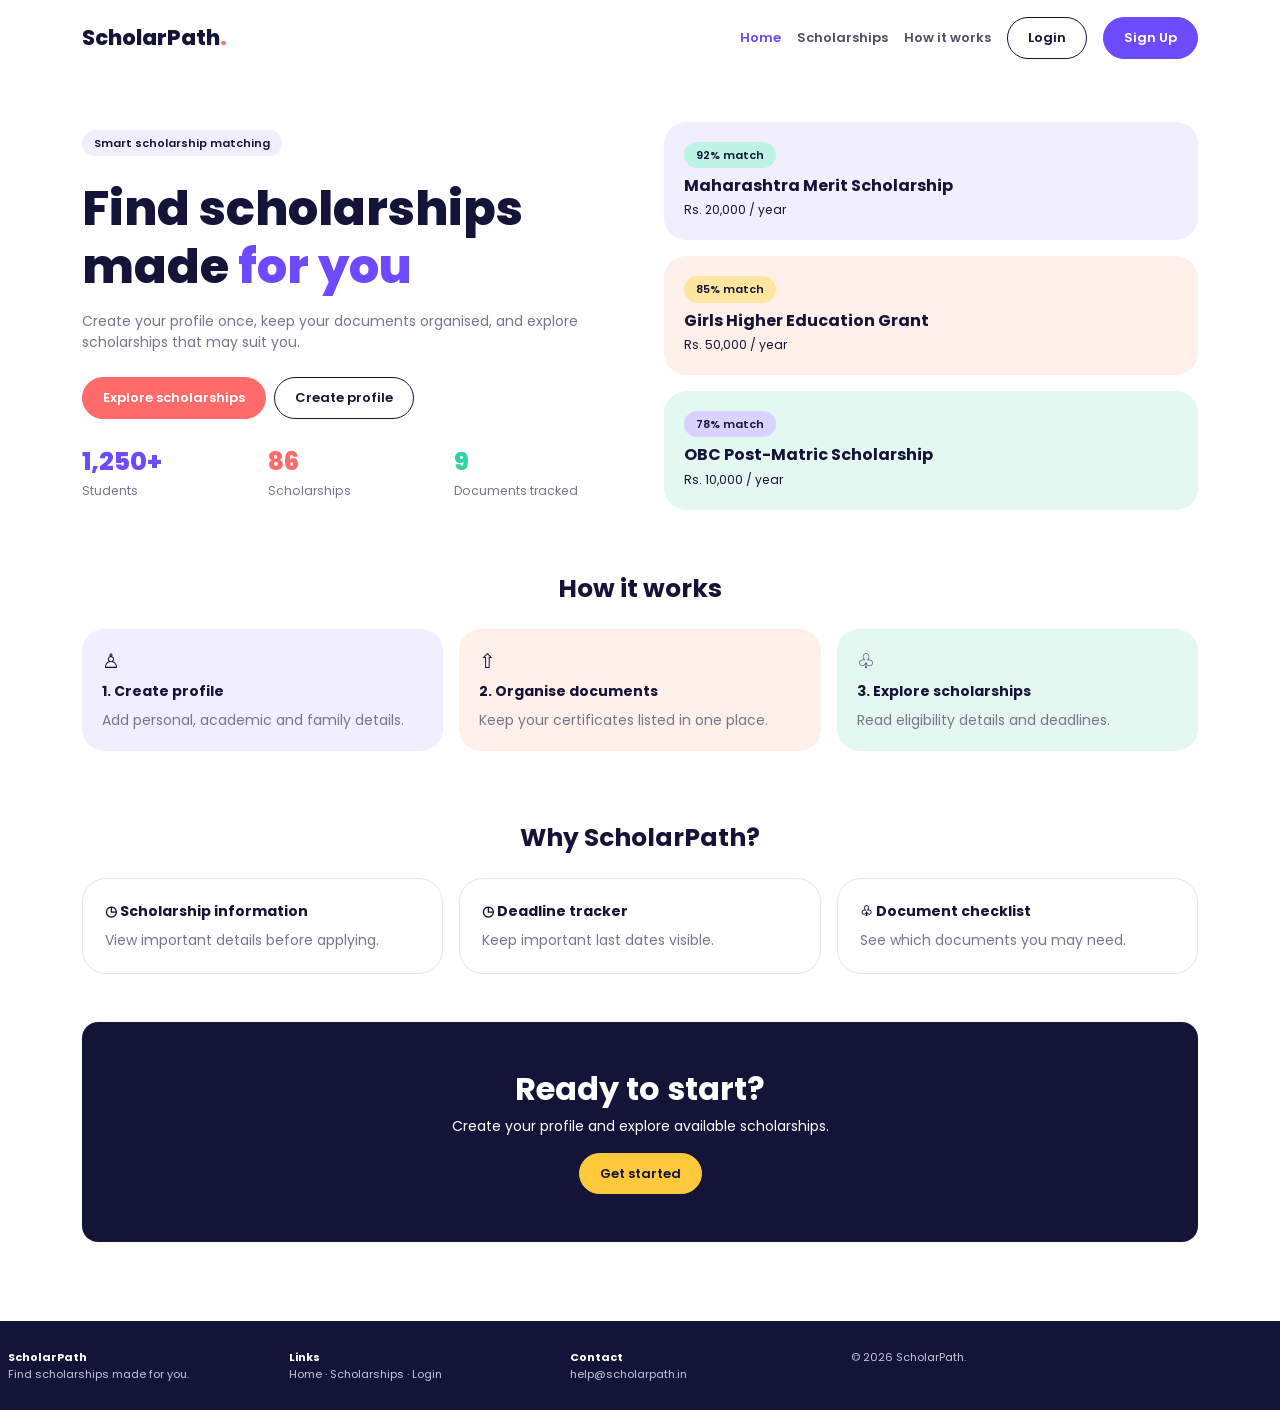
<file: index.html>
<!doctype html>
<html lang="en">
<head>
    <meta charset="utf-8">
    <meta name="viewport" content="width=device-width, initial-scale=1">
    <title>ScholarPath - Home</title>
    <link href="https://cdn.jsdelivr.net/npm/bootstrap@5.3.3/dist/css/bootstrap.min.css" rel="stylesheet">
    <link rel="stylesheet" href="style.css">
</head>
<body>
    <nav class="site-nav">
        <div class="container d-flex flex-wrap align-items-center justify-content-between gap-3">
            <a class="brand" href="index.html">ScholarPath<span>.</span></a>
            <div class="d-flex flex-wrap align-items-center gap-3">
                <a class="nav-link active" href="index.html">Home</a>
                <a class="nav-link" href="scholarships.html">Scholarships</a>
                <a class="nav-link" href="#how">How it works</a>
                <a class="btn btn-outline-dark" href="login.html">Login</a>
                <a class="btn btn-main" href="login.html#signup">Sign Up</a>
            </div>
        </div>
    </nav>

    <main class="container page-wrap">
        <section class="row align-items-center g-5 py-3">
            <div class="col-lg-6">
                <span class="pill purple-bg mb-3">Smart scholarship matching</span>
                <h1 class="hero-title mt-2">Find scholarships made <span>for you</span></h1>
                <p class="small-muted mt-3">
                    Create your profile once, keep your documents organised,
                    and explore scholarships that may suit you.
                </p>
                <div class="d-flex flex-wrap gap-2 mt-4">
                    <a class="btn btn-coral" href="scholarships.html">Explore scholarships</a>
                    <a class="btn btn-outline-dark" href="profile.html">Create profile</a>
                </div>
                <div class="row mt-4">
                    <div class="col-4">
                        <div class="stat-number" style="color: var(--purple);">1,250+</div>
                        <small class="small-muted">Students</small>
                    </div>
                    <div class="col-4">
                        <div class="stat-number" style="color: var(--coral);">86</div>
                        <small class="small-muted">Scholarships</small>
                    </div>
                    <div class="col-4">
                        <div class="stat-number" style="color: var(--mint);">9</div>
                        <small class="small-muted">Documents tracked</small>
                    </div>
                </div>
            </div>

            <div class="col-lg-6">
                <div class="scholar-card purple-bg mb-3">
                    <span class="pill" style="background: #BDF3E2;">92% match</span>
                    <h6 class="fw-bold mt-2 mb-1">Maharashtra Merit Scholarship</h6>
                    <small>Rs. 20,000 / year</small>
                </div>
                <div class="scholar-card coral-bg mb-3">
                    <span class="pill" style="background: #FFE6A0;">85% match</span>
                    <h6 class="fw-bold mt-2 mb-1">Girls Higher Education Grant</h6>
                    <small>Rs. 50,000 / year</small>
                </div>
                <div class="scholar-card mint-bg">
                    <span class="pill" style="background: #D9D1FF;">78% match</span>
                    <h6 class="fw-bold mt-2 mb-1">OBC Post-Matric Scholarship</h6>
                    <small>Rs. 10,000 / year</small>
                </div>
            </div>
        </section>

        <section id="how" class="py-5">
            <h2 class="section-title">How it works</h2>
            <div class="row g-3">
                <div class="col-md-4">
                    <div class="scholar-card purple-bg">
                        <h5>♙</h5>
                        <b>1. Create profile</b>
                        <p class="small-muted mt-2 mb-0">Add personal, academic and family details.</p>
                    </div>
                </div>
                <div class="col-md-4">
                    <div class="scholar-card coral-bg">
                        <h5>⇧</h5>
                        <b>2. Organise documents</b>
                        <p class="small-muted mt-2 mb-0">Keep your certificates listed in one place.</p>
                    </div>
                </div>
                <div class="col-md-4">
                    <div class="scholar-card mint-bg">
                        <h5>♧</h5>
                        <b>3. Explore scholarships</b>
                        <p class="small-muted mt-2 mb-0">Read eligibility details and deadlines.</p>
                    </div>
                </div>
            </div>
        </section>

        <section class="py-4">
            <h2 class="section-title">Why ScholarPath?</h2>
            <div class="row g-3">
                <div class="col-md-4">
                    <div class="soft-card">
                        <b>◷ Scholarship information</b>
                        <p class="small-muted mt-2 mb-0">View important details before applying.</p>
                    </div>
                </div>
                <div class="col-md-4">
                    <div class="soft-card">
                        <b>◷ Deadline tracker</b>
                        <p class="small-muted mt-2 mb-0">Keep important last dates visible.</p>
                    </div>
                </div>
                <div class="col-md-4">
                    <div class="soft-card">
                        <b>♧ Document checklist</b>
                        <p class="small-muted mt-2 mb-0">See which documents you may need.</p>
                    </div>
                </div>
            </div>
        </section>

        <section class="navy-bg rounded-4 text-center p-5 my-4">
            <h2 class="fw-bold">Ready to start?</h2>
            <p class="mb-3">Create your profile and explore available scholarships.</p>
            <a href="login.html#signup" class="btn btn-yellow">Get started</a>
        </section>
    </main>

    <footer class="site-footer">
        <div class="container row g-3">
            <div class="col-md-3">
                <b>ScholarPath</b>
                <div class="muted">Find scholarships made for you.</div>
            </div>
            <div class="col-md-3">
                <b>Links</b>
                <div class="muted">
                    <a href="index.html">Home</a> ·
                    <a href="scholarships.html">Scholarships</a> ·
                    <a href="login.html">Login</a>
                </div>
            </div>
            <div class="col-md-3">
                <b>Contact</b>
                <div class="muted">help@scholarpath.in</div>
            </div>
            <div class="col-md-3 muted">© 2026 ScholarPath.</div>
        </div>
    </footer>
</body>
</html>
</file>
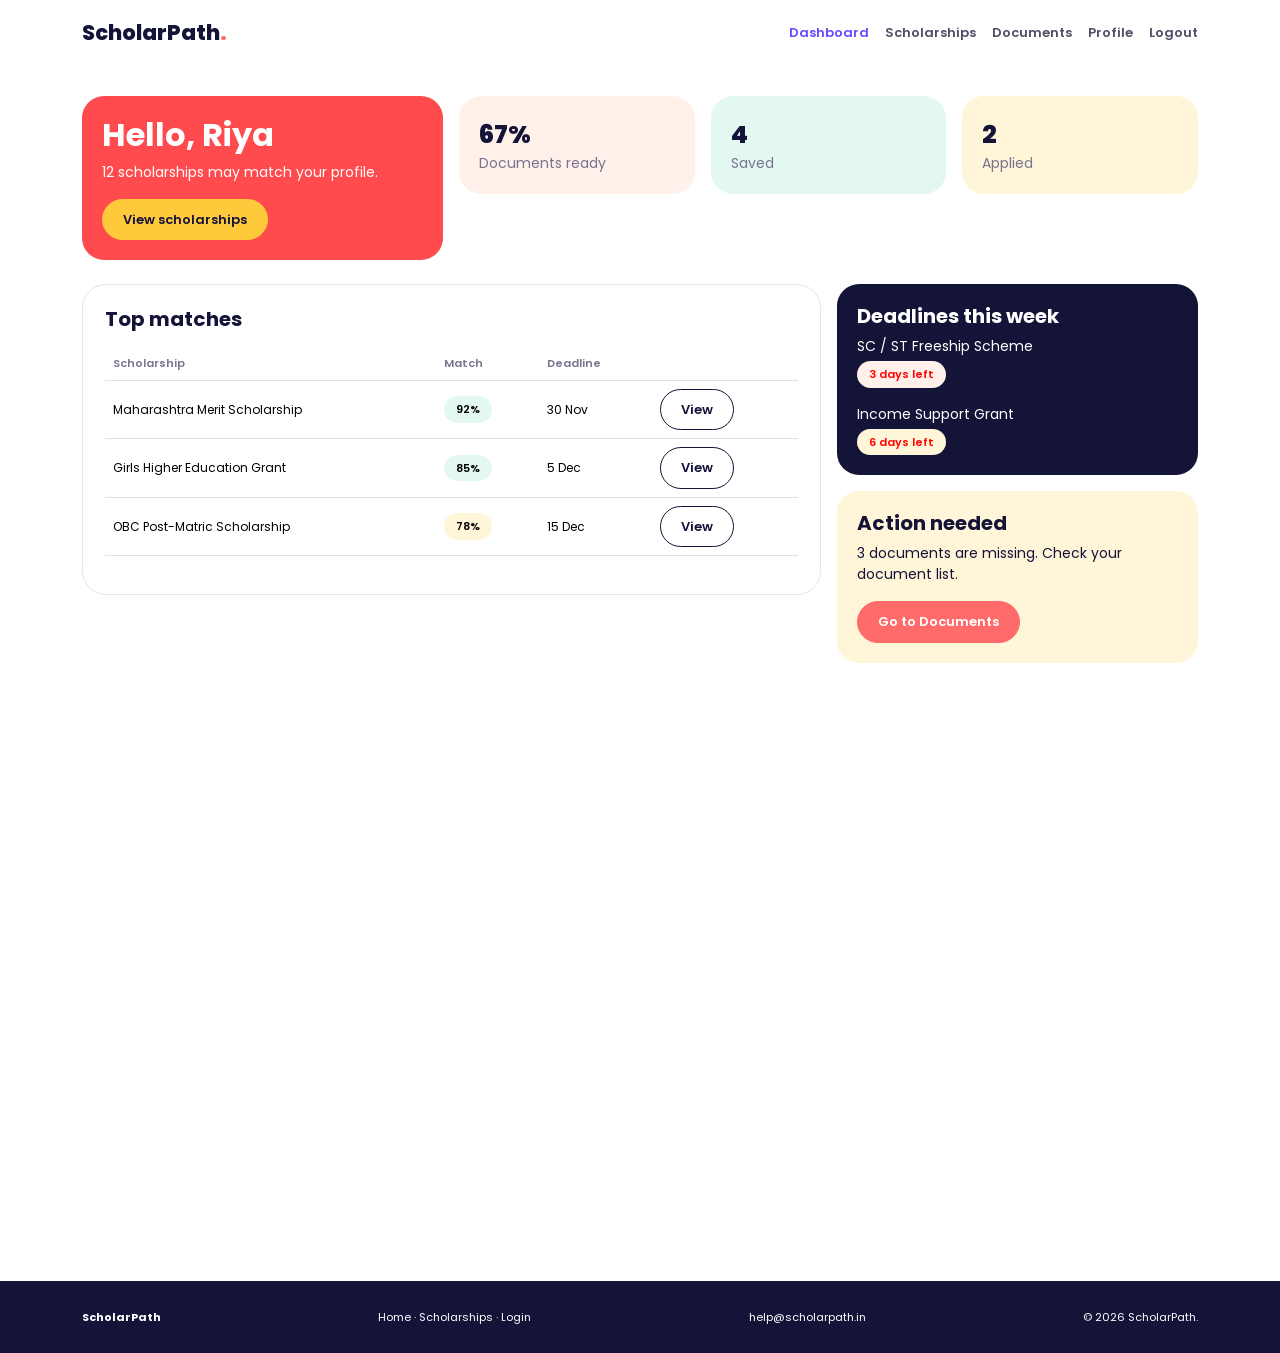
<file: dashboard.html>
<!doctype html>
<html lang="en">

<head>
    <meta charset="utf-8">
    <meta name="viewport" content="width=device-width, initial-scale=1">
    <title>ScholarPath - Dashboard</title>
    <link href="https://cdn.jsdelivr.net/npm/bootstrap@5.3.3/dist/css/bootstrap.min.css" rel="stylesheet">
    <link rel="stylesheet" href="style.css">
</head>

<body>
    <nav class="site-nav">
        <div class="container d-flex flex-wrap align-items-center justify-content-between gap-3">
            <a class="brand" href="index.html">ScholarPath<span>.</span></a>
            <div class="d-flex flex-wrap gap-3">
                <a class="nav-link active" href="dashboard.html">Dashboard</a>
                <a class="nav-link" href="scholarships.html">Scholarships</a>
                <a class="nav-link" href="documents.html">Documents</a>
                <a class="nav-link" href="profile.html">Profile</a>
                <a class="nav-link" href="index.html">Logout</a>
            </div>
        </div>
    </nav>

    <main class="container page-wrap">
        <div class="row g-3 mb-4">
            <div class="col-lg-4">
                <div class="scholar-card h-100" style="background: #FF4B4E; color: white;">
                    <h2 class="fw-bold">Hello, Riya</h2>
                    <p>12 scholarships may match your profile.</p>
                    <a href="scholarships.html" class="btn btn-yellow">View scholarships</a>
                </div>
            </div>
            <div class="col-lg-8">
                <div class="row g-3 h-100">
                    <div class="col-md-4">
                        <div class="scholar-card coral-bg">
                            <div class="stat-number">67%</div>
                            <span class="small-muted">Documents ready</span>
                        </div>
                    </div>
                    <div class="col-md-4">
                        <div class="scholar-card mint-bg">
                            <div class="stat-number">4</div>
                            <span class="small-muted">Saved</span>
                        </div>
                    </div>
                    <div class="col-md-4">
                        <div class="scholar-card yellow-bg">
                            <div class="stat-number">2</div>
                            <span class="small-muted">Applied</span>
                        </div>
                    </div>
                </div>
            </div>
        </div>

        <div class="row g-3">
            <div class="col-lg-8">
                <div class="soft-card">
                    <h5 class="fw-bold mb-3">Top matches</h5>
                    <div class="table-responsive">
                        <table class="table">
                            <thead>
                                <tr>
                                    <th>Scholarship</th>
                                    <th>Match</th>
                                    <th>Deadline</th>
                                    <th></th>
                                </tr>
                            </thead>
                            <tbody>
                                <tr>
                                    <td>Maharashtra Merit Scholarship</td>
                                    <td><span class="pill mint-bg">92%</span></td>
                                    <td>30 Nov</td>
                                    <td><a class="btn btn-outline-dark btn-sm" href="scholarships.html#merit">View</a>
                                    </td>
                                </tr>
                                <tr>
                                    <td>Girls Higher Education Grant</td>
                                    <td><span class="pill mint-bg">85%</span></td>
                                    <td>5 Dec</td>
                                    <td><a class="btn btn-outline-dark btn-sm" href="scholarships.html#girls">View</a>
                                    </td>
                                </tr>
                                <tr>
                                    <td>OBC Post-Matric Scholarship</td>
                                    <td><span class="pill yellow-bg">78%</span></td>
                                    <td>15 Dec</td>
                                    <td><a class="btn btn-outline-dark btn-sm" href="scholarships.html#obc">View</a>
                                    </td>
                                </tr>
                            </tbody>
                        </table>
                    </div>
                </div>
            </div>

            <div class="col-lg-4">
                <div class="navy-bg scholar-card mb-3">
                    <h5 class="fw-bold">Deadlines this week</h5>
                    <p class="mb-1">SC / ST Freeship Scheme</p>
                    <span class="pill coral-bg" style="color:red">3 days left</span>
                    <p class="mt-3 mb-1">Income Support Grant</p>
                    <span class="pill yellow-bg" style="color:red">6 days left</span>
                </div>
                <div class="scholar-card yellow-bg">
                    <h5 class="fw-bold">Action needed</h5>
                    <p>3 documents are missing. Check your document list.</p>
                    <a href="documents.html" class="btn btn-coral">Go to Documents</a>
                </div>
            </div>
        </div>
    </main>
    <footer class="site-footer">
        <div class="container d-flex justify-content-between flex-wrap">
            <b>ScholarPath</b>
            <span>Home · Scholarships · Login</span>
            <span>help@scholarpath.in</span>
            <span>© 2026 ScholarPath.</span>
        </div>
    </footer>
</body>

</html>
</file>
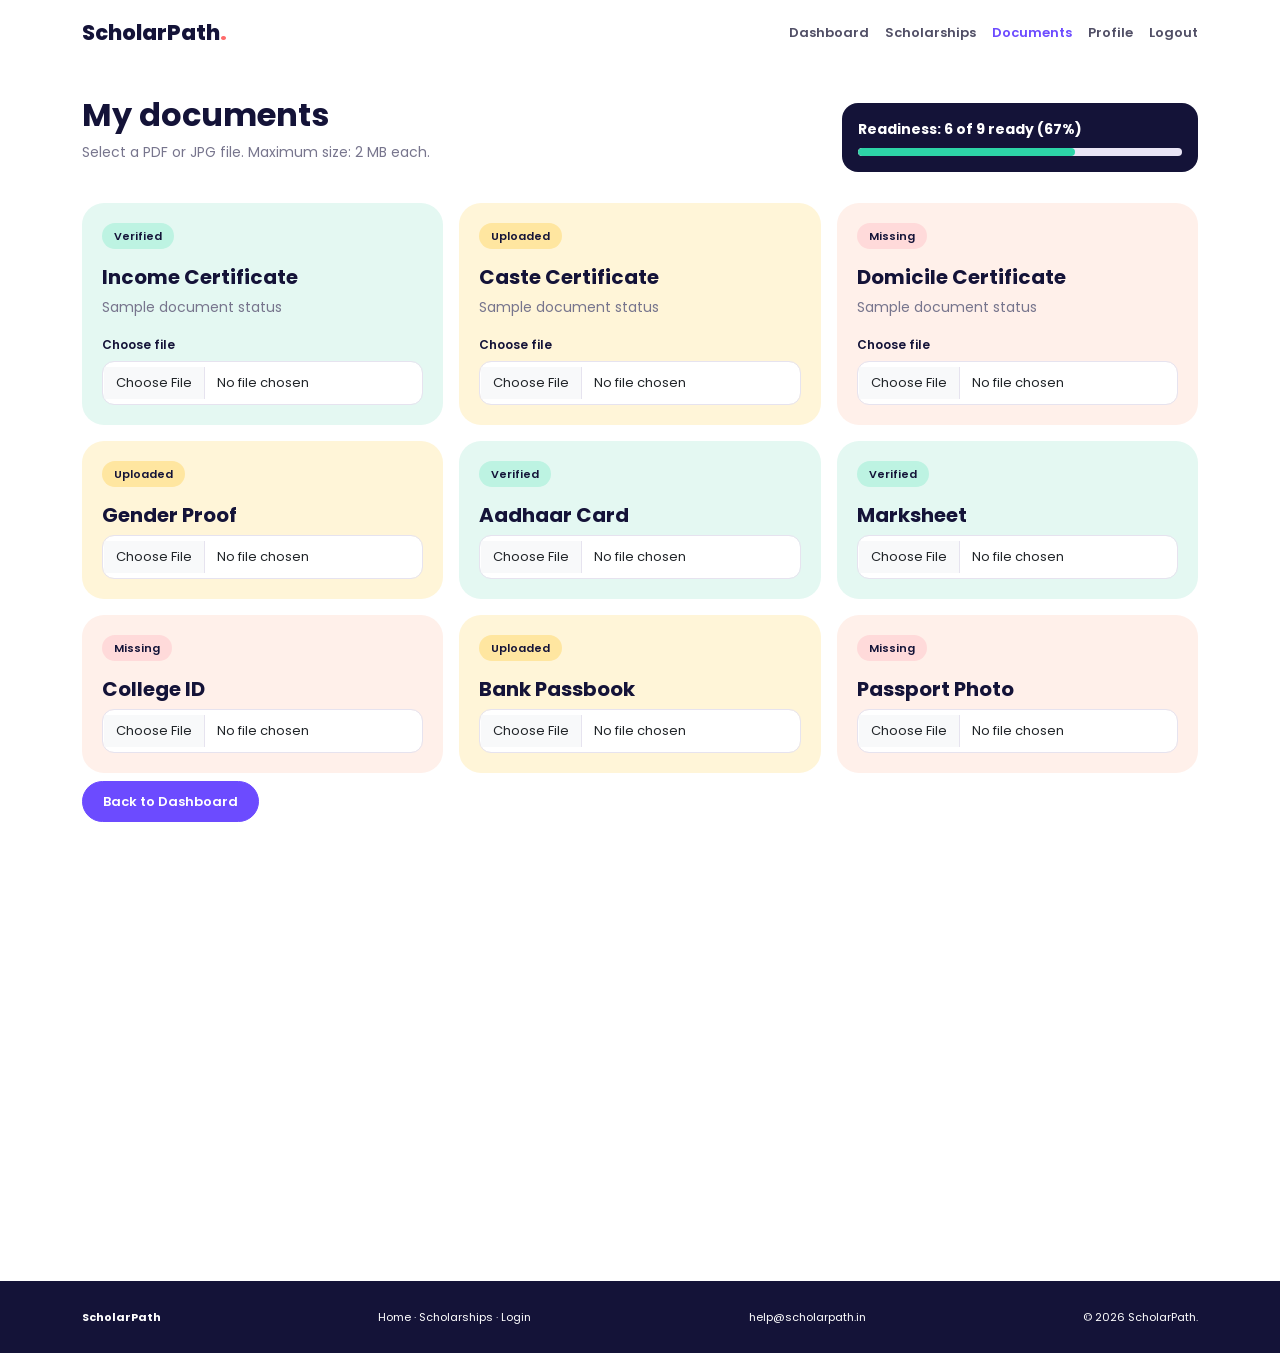
<file: documents.html>
<!doctype html>
<html lang="en">
<head>
    <meta charset="utf-8">
    <meta name="viewport" content="width=device-width, initial-scale=1">
    <title>ScholarPath - Documents</title>
    <link href="https://cdn.jsdelivr.net/npm/bootstrap@5.3.3/dist/css/bootstrap.min.css" rel="stylesheet">
    <link rel="stylesheet" href="style.css">
</head>
<body>
    <nav class="site-nav">
        <div class="container d-flex flex-wrap align-items-center justify-content-between gap-3">
            <a class="brand" href="index.html">ScholarPath<span>.</span></a>
            <div class="d-flex flex-wrap gap-3">
                <a class="nav-link" href="dashboard.html">Dashboard</a>
                <a class="nav-link" href="scholarships.html">Scholarships</a>
                <a class="nav-link active" href="documents.html">Documents</a>
                <a class="nav-link" href="profile.html">Profile</a>
                <a class="nav-link" href="index.html">Logout</a>
            </div>
        </div>
    </nav>

    <main class="container page-wrap">
        <div class="row align-items-center mb-4">
            <div class="col-md-8">
                <h2 class="fw-bold">My documents</h2>
                <p class="small-muted">Select a PDF or JPG file. Maximum size: 2 MB each.</p>
            </div>
            <div class="col-md-4">
                <div class="navy-bg rounded-4 p-3">
                    <b>Readiness: 6 of 9 ready (67%)</b>
                    <div class="progress mt-2">
                        <div class="progress-bar" style="width: 67%;"></div>
                    </div>
                </div>
            </div>
        </div>

        <div class="row g-3">
            <div class="col-md-4">
                <div class="scholar-card mint-bg">
                    <div class="d-flex justify-content-between">
                        <span class="pill" style="background: #BDF3E2;">Verified</span>
                    </div>
                    <h5 class="fw-bold mt-3">Income Certificate</h5>
                    <p class="small-muted">Sample document status</p>
                    <label class="form-label" for="incomeFile">Choose file</label>
                    <input class="form-control" id="incomeFile" type="file" accept=".pdf,.jpg,.jpeg">
                </div>
            </div>

            <div class="col-md-4">
                <div class="scholar-card yellow-bg">
                    <div class="d-flex justify-content-between">
                        <span class="pill" style="background: #FFE6A0;">Uploaded</span>
                    </div>
                    <h5 class="fw-bold mt-3">Caste Certificate</h5>
                    <p class="small-muted">Sample document status</p>
                    <label class="form-label" for="casteFile">Choose file</label>
                    <input class="form-control" id="casteFile" type="file" accept=".pdf,.jpg,.jpeg">
                </div>
            </div>

            <div class="col-md-4">
                <div class="scholar-card coral-bg">
                    <div class="d-flex justify-content-between">
                        <span class="pill" style="background: #FFDADA;">Missing</span>
                    </div>
                    <h5 class="fw-bold mt-3">Domicile Certificate</h5>
                    <p class="small-muted">Sample document status</p>
                    <label class="form-label" for="domicileFile">Choose file</label>
                    <input class="form-control" id="domicileFile" type="file" accept=".pdf,.jpg,.jpeg">
                </div>
            </div>

            <div class="col-md-4">
                <div class="scholar-card yellow-bg">
                    <span class="pill" style="background: #FFE6A0;">Uploaded</span>
                    <h5 class="fw-bold mt-3">Gender Proof</h5>
                    <input class="form-control" type="file" accept=".pdf,.jpg,.jpeg" aria-label="Choose Gender Proof file">
                </div>
            </div>
            <div class="col-md-4">
                <div class="scholar-card mint-bg">
                    <span class="pill" style="background: #BDF3E2;">Verified</span>
                    <h5 class="fw-bold mt-3">Aadhaar Card</h5>
                    <input class="form-control" type="file" accept=".pdf,.jpg,.jpeg" aria-label="Choose Aadhaar Card file">
                </div>
            </div>
            <div class="col-md-4">
                <div class="scholar-card mint-bg">
                    <span class="pill" style="background: #BDF3E2;">Verified</span>
                    <h5 class="fw-bold mt-3">Marksheet</h5>
                    <input class="form-control" type="file" accept=".pdf,.jpg,.jpeg" aria-label="Choose Marksheet file">
                </div>
            </div>
            <div class="col-md-4">
                <div class="scholar-card coral-bg">
                    <span class="pill" style="background: #FFDADA;">Missing</span>
                    <h5 class="fw-bold mt-3">College ID</h5>
                    <input class="form-control" type="file" accept=".pdf,.jpg,.jpeg" aria-label="Choose College ID file">
                </div>
            </div>
            <div class="col-md-4">
                <div class="scholar-card yellow-bg">
                    <span class="pill" style="background: #FFE6A0;">Uploaded</span>
                    <h5 class="fw-bold mt-3">Bank Passbook</h5>
                    <input class="form-control" type="file" accept=".pdf,.jpg,.jpeg" aria-label="Choose Bank Passbook file">
                </div>
            </div>
            <div class="col-md-4">
                <div class="scholar-card coral-bg">
                    <span class="pill" style="background: #FFDADA;">Missing</span>
                    <h5 class="fw-bold mt-3">Passport Photo</h5>
                    <input class="form-control" type="file" accept=".pdf,.jpg,.jpeg" aria-label="Choose Passport Photo file">
                </div>
            </div>
        </div>

        <a href="dashboard.html" class="btn btn-main mt-2">Back to Dashboard</a>
    </main>

    <footer class="site-footer">
        <div class="container d-flex justify-content-between flex-wrap">
            <b>ScholarPath</b>
            <span>Home · Scholarships · Login</span>
            <span>help@scholarpath.in</span>
            <span>© 2026 ScholarPath.</span>
        </div>
    </footer>
</body>
</html>
</file>
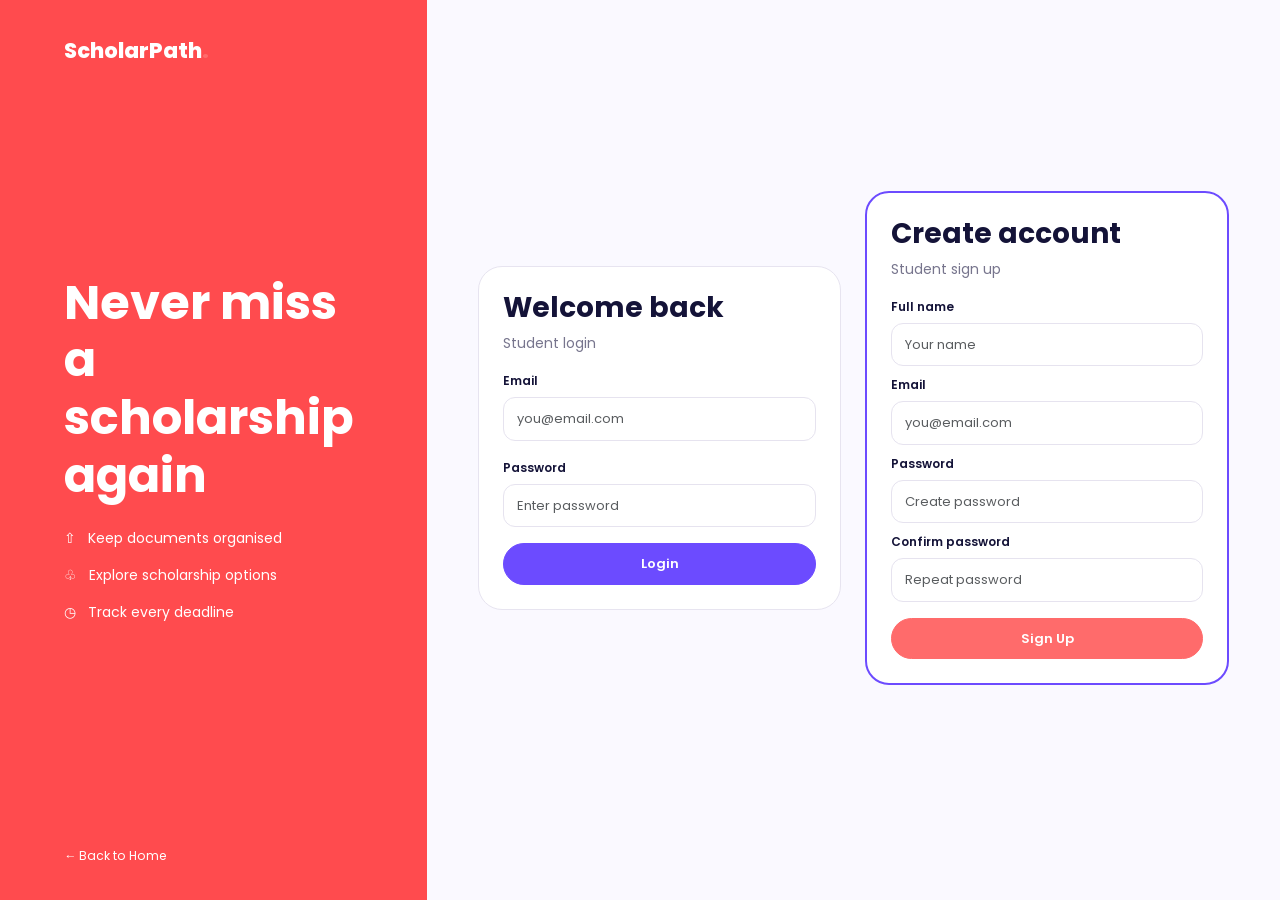
<file: login.html>
<!doctype html>
<html lang="en">
<head>
    <meta charset="utf-8">
    <meta name="viewport" content="width=device-width, initial-scale=1">
    <title>ScholarPath - Login</title>
    <link href="https://cdn.jsdelivr.net/npm/bootstrap@5.3.3/dist/css/bootstrap.min.css" rel="stylesheet">
    <link rel="stylesheet" href="style.css">
</head>
<body>
    <div class="row g-0">
        <aside class="col-lg-4 login-side d-flex flex-column">
            <a class="brand text-white" href="index.html">ScholarPath<span>.</span></a>
            <div class="my-auto">
                <h1 class="fw-bold display-5">Never miss a scholarship again</h1>
                <p class="mt-4">⇧ &nbsp; Keep documents organised</p>
                <p>♧ &nbsp; Explore scholarship options</p>
                <p>◷ &nbsp; Track every deadline</p>
            </div>
            <a class="text-white small" href="index.html">← Back to Home</a>
        </aside>

        <main class="col-lg-8 login-content">
            <div class="row g-4 align-items-center justify-content-center h-100">
                <div class="col-md-6">
                    <div class="soft-card p-4">
                        <h3 class="fw-bold">Welcome back</h3>
                        <p class="small-muted">Student login</p>
                        <form action="dashboard.html" method="get">
                            <label class="form-label" for="loginEmail">Email</label>
                            <input class="form-control mb-3" id="loginEmail" type="email" required placeholder="you@email.com">
                            <label class="form-label" for="loginPassword">Password</label>
                            <input class="form-control mb-3" id="loginPassword" type="password" required placeholder="Enter password">
                            <button class="btn btn-main w-100" type="submit">Login</button>
                        </form>
                    
                    </div>
                </div>

                <div class="col-md-6" id="signup">
                    <div class="soft-card p-4" style="border: 2px solid var(--purple);">
                        <h3 class="fw-bold">Create account</h3>
                        <p class="small-muted">Student sign up</p>
                        <form action="profile.html" method="get">
                            <label class="form-label" for="fullName">Full name</label>
                            <input id="fullName" class="form-control mb-2" required placeholder="Your name">
                            <label class="form-label" for="newEmail">Email</label>
                            <input id="newEmail" type="email" class="form-control mb-2" required placeholder="you@email.com">
                            <label class="form-label" for="newPassword">Password</label>
                            <input id="newPassword" type="password" minlength="4" class="form-control mb-2" required placeholder="Create password">
                            <label class="form-label" for="confirmPassword">Confirm password</label>
                            <input id="confirmPassword" type="password" minlength="4" class="form-control mb-3" required placeholder="Repeat password">
                            <button class="btn btn-coral w-100" type="submit">Sign Up</button>
                        </form>
                       
                    </div>
                </div>
            </div>
        </main>
    </div>
</body>
</html>
</file>
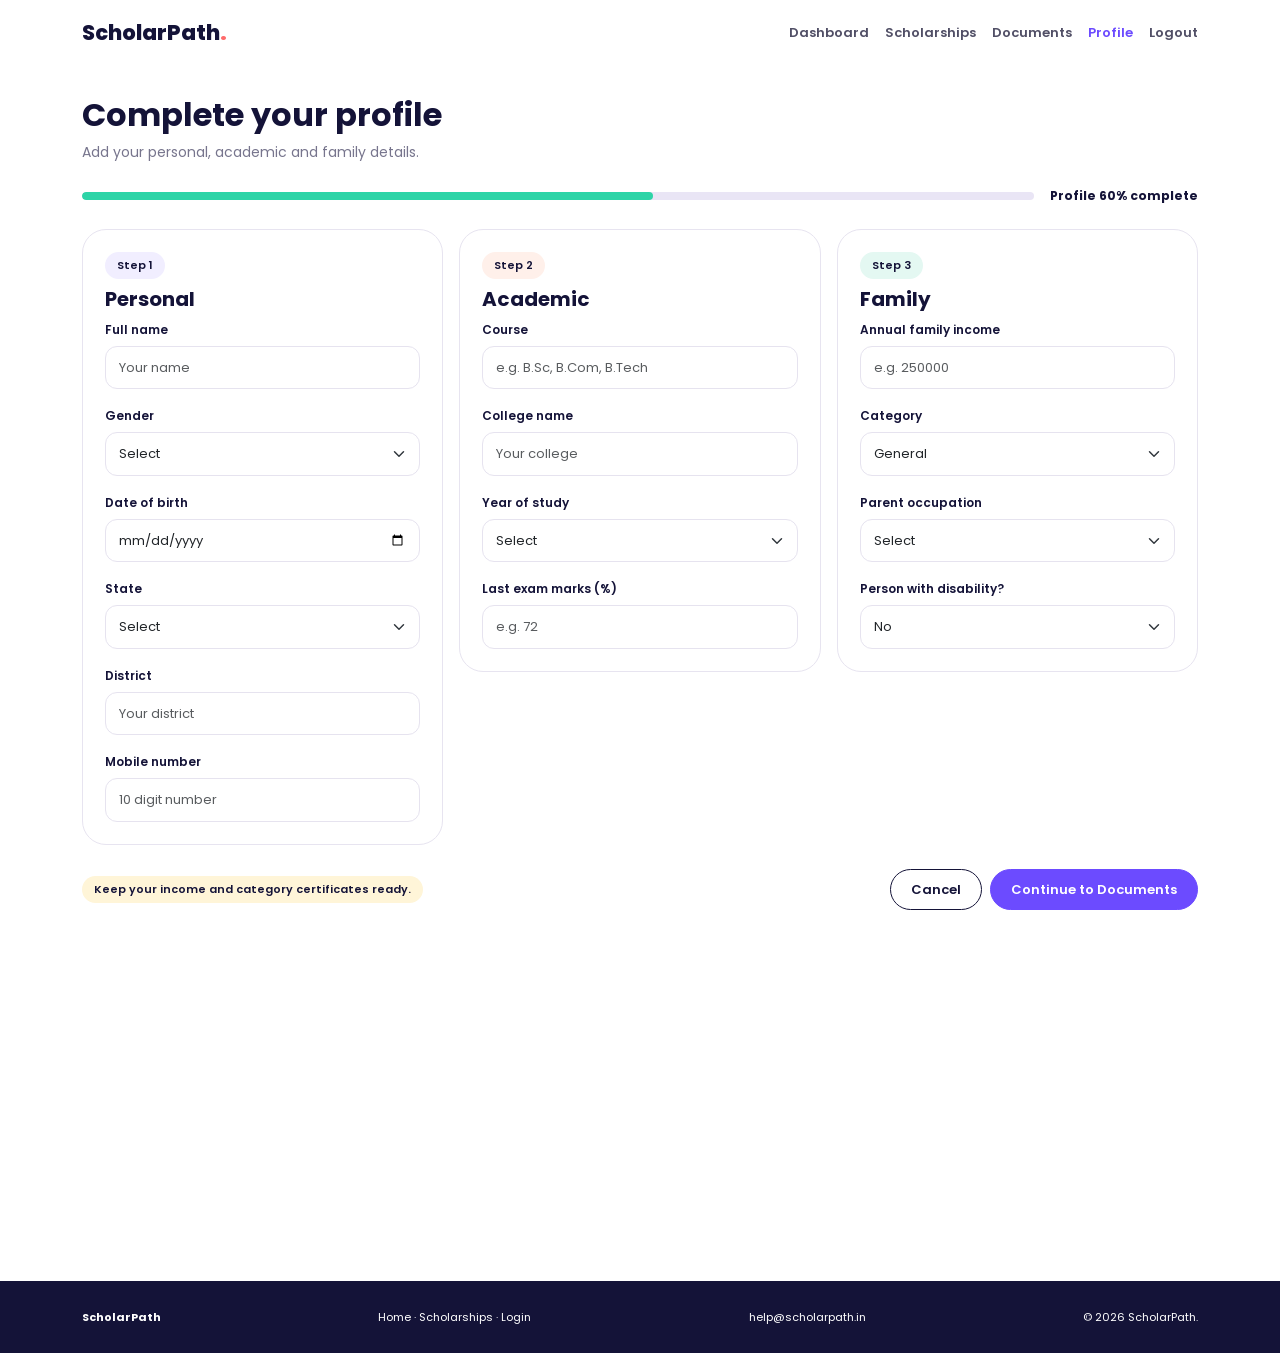
<file: profile.html>
<!doctype html>
<html lang="en">
<head>
    <meta charset="utf-8">
    <meta name="viewport" content="width=device-width, initial-scale=1">
    <title>ScholarPath - Profile</title>
    <link href="https://cdn.jsdelivr.net/npm/bootstrap@5.3.3/dist/css/bootstrap.min.css" rel="stylesheet">
    <link rel="stylesheet" href="style.css">
</head>
<body>
    <nav class="site-nav">
        <div class="container d-flex flex-wrap align-items-center justify-content-between gap-3">
            <a class="brand" href="index.html">ScholarPath<span>.</span></a>
            <div class="d-flex flex-wrap gap-3">
                <a class="nav-link" href="dashboard.html">Dashboard</a>
                <a class="nav-link" href="scholarships.html">Scholarships</a>
                <a class="nav-link" href="documents.html">Documents</a>
                <a class="nav-link active" href="profile.html">Profile</a>
                <a class="nav-link" href="index.html">Logout</a>
            </div>
        </div>
    </nav>

    <main class="container page-wrap">
        <h2 class="fw-bold">Complete your profile</h2>
        <p class="small-muted">Add your personal, academic and family details.</p>

        <div class="d-flex align-items-center gap-3 my-4">
            <div class="progress flex-grow-1">
                <div class="progress-bar" style="width: 60%;"></div>
            </div>
            <b class="small">Profile 60% complete</b>
        </div>

        <form action="documents.html" method="get">
            <div class="row g-3">
                <div class="col-lg-4">
                    <div class="soft-card">
                        <span class="pill purple-bg">Step 1</span>
                        <h5 class="fw-bold mt-2">Personal</h5>
                        <label class="form-label" for="name">Full name</label>
                        <input class="form-control mb-3" id="name" placeholder="Your name" required>
                        <label class="form-label" for="gender">Gender</label>
                        <select class="form-select mb-3" id="gender">
                            <option>Select</option>
                            <option>Male</option>
                            <option>Female</option>
                            <option>Other</option>
                        </select>
                        <label class="form-label" for="birthDate">Date of birth</label>
                        <input class="form-control mb-3" id="birthDate" type="date">
                        <label class="form-label" for="state">State</label>
                        <select class="form-select mb-3" id="state">
                            <option>Select</option>
                            <option>Maharashtra</option>
                            <option>Other</option>
                        </select>
                        <label class="form-label" for="district">District</label>
                        <input class="form-control mb-3" id="district" placeholder="Your district">
                        <label class="form-label" for="mobile">Mobile number</label>
                        <input class="form-control" id="mobile" type="tel" maxlength="10" placeholder="10 digit number">
                    </div>
                </div>

                <div class="col-lg-4">
                    <div class="soft-card">
                        <span class="pill coral-bg">Step 2</span>
                        <h5 class="fw-bold mt-2">Academic</h5>
                        <label class="form-label" for="course">Course</label>
                        <input class="form-control mb-3" id="course" placeholder="e.g. B.Sc, B.Com, B.Tech">
                        <label class="form-label" for="college">College name</label>
                        <input class="form-control mb-3" id="college" placeholder="Your college">
                        <label class="form-label" for="year">Year of study</label>
                        <select class="form-select mb-3" id="year">
                            <option>Select</option>
                            <option>First year</option>
                            <option>Second year</option>
                            <option>Third year</option>
                            <option>Final year</option>
                        </select>
                        <label class="form-label" for="marks">Last exam marks (%)</label>
                        <input type="number" min="0" max="100" class="form-control" id="marks" placeholder="e.g. 72">
                    </div>
                </div>

                <div class="col-lg-4">
                    <div class="soft-card">
                        <span class="pill mint-bg">Step 3</span>
                        <h5 class="fw-bold mt-2">Family</h5>
                        <label class="form-label" for="income">Annual family income</label>
                        <input type="number" class="form-control mb-3" id="income" placeholder="e.g. 250000">
                        <label class="form-label" for="category">Category</label>
                        <select class="form-select mb-3" id="category">
                            <option>General</option>
                            <option>OBC</option>
                            <option>SC</option>
                            <option>ST</option>
                        </select>
                        <label class="form-label" for="occupation">Parent occupation</label>
                        <select class="form-select mb-3" id="occupation">
                            <option>Select</option>
                            <option>Business</option>
                            <option>Service</option>
                            <option>Farming</option>
                            <option>Other</option>
                        </select>
                        <label class="form-label" for="disability">Person with disability?</label>
                        <select class="form-select" id="disability">
                            <option>No</option>
                            <option>Yes</option>
                        </select>
                    </div>
                </div>
            </div>

            <div class="d-flex flex-wrap align-items-center justify-content-between mt-4">
                <span class="pill yellow-bg">Keep your income and category certificates ready.</span>
                <div class="d-flex gap-2 mt-3 mt-md-0">
                    <a class="btn btn-outline-dark" href="dashboard.html">Cancel</a>
                    <button class="btn btn-main" type="submit">Continue to Documents</button>
                </div>
            </div>
        </form>
       
    </main>

    <footer class="site-footer">
        <div class="container d-flex justify-content-between flex-wrap">
            <b>ScholarPath</b>
            <span>Home · Scholarships · Login</span>
            <span>help@scholarpath.in</span>
            <span>© 2026 ScholarPath.</span>
        </div>
    </footer>
</body>
</html>
</file>
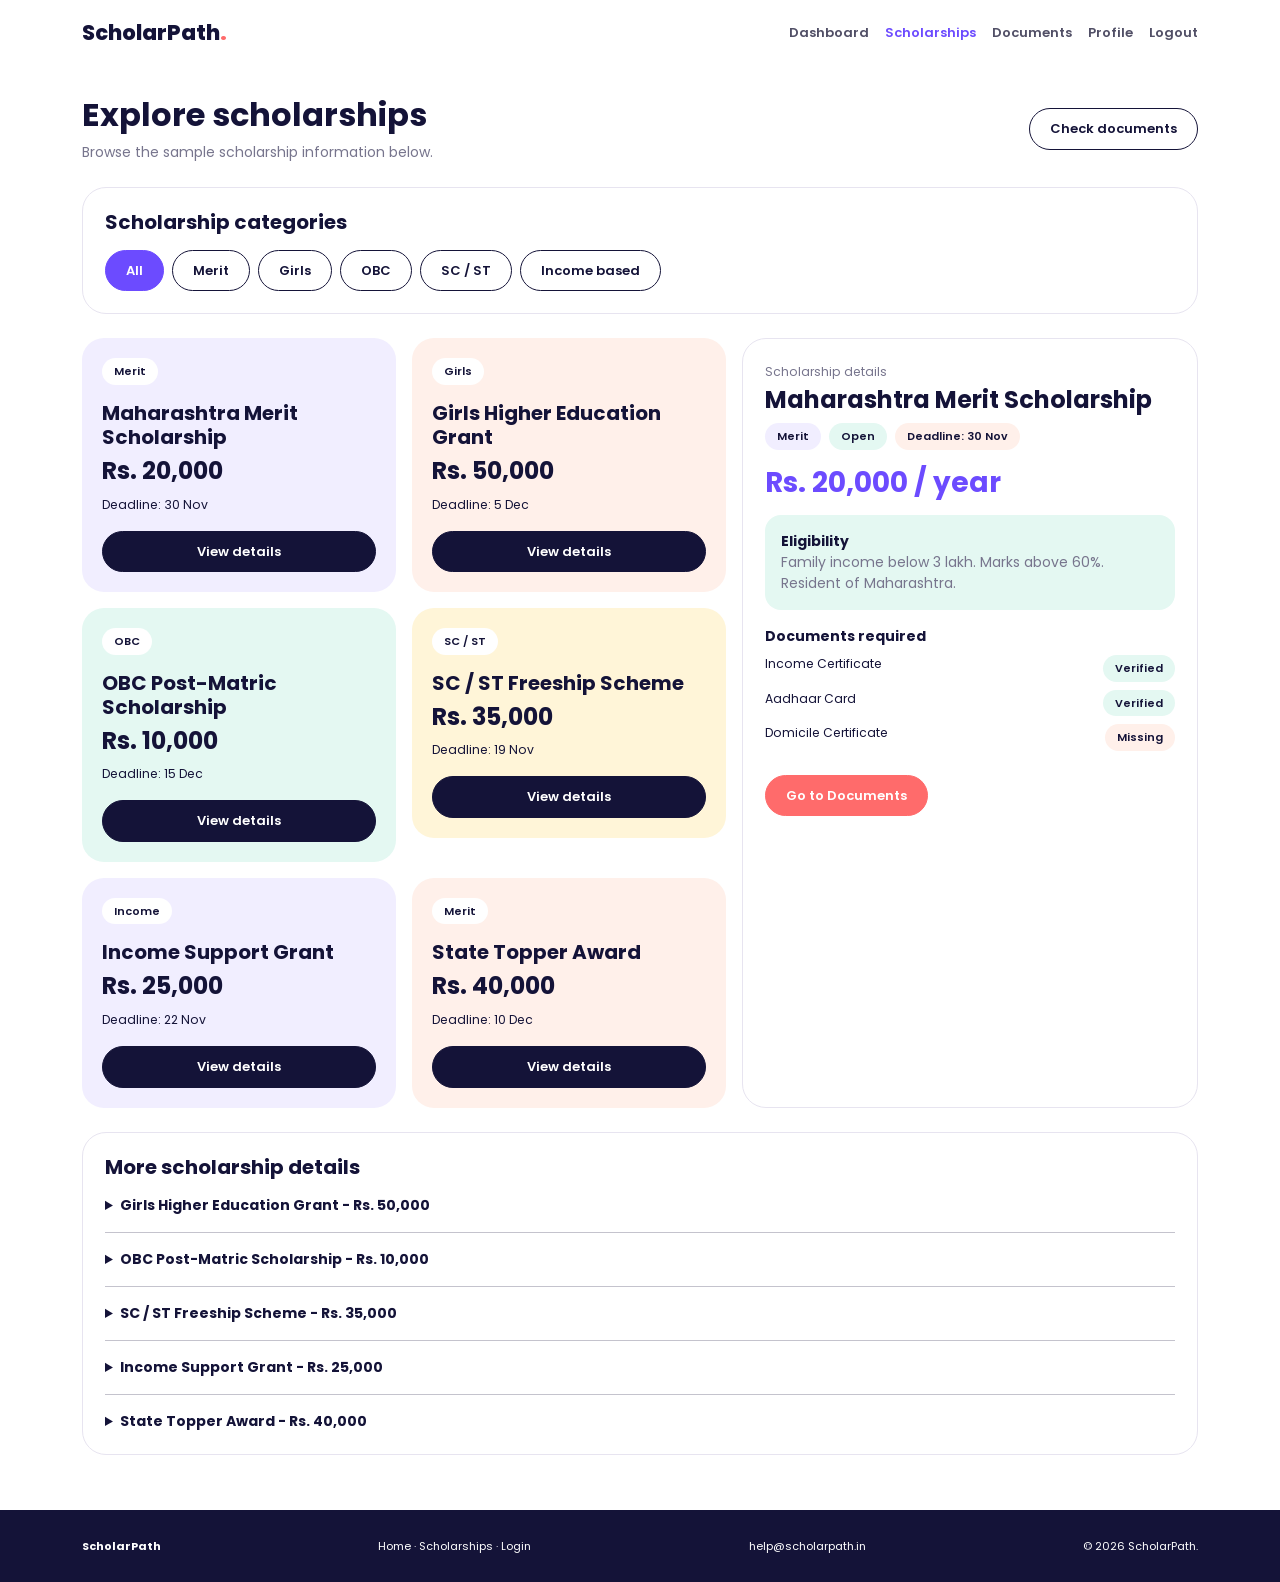
<file: scholarships.html>
<!doctype html>
<html lang="en">
<head>
    <meta charset="utf-8">
    <meta name="viewport" content="width=device-width, initial-scale=1">
    <title>ScholarPath - Scholarships</title>
    <link href="https://cdn.jsdelivr.net/npm/bootstrap@5.3.3/dist/css/bootstrap.min.css" rel="stylesheet">
    <link rel="stylesheet" href="style.css">
</head>
<body>
    <nav class="site-nav">
        <div class="container d-flex flex-wrap align-items-center justify-content-between gap-3">
            <a class="brand" href="index.html">ScholarPath<span>.</span></a>
            <div class="d-flex flex-wrap gap-3">
                <a class="nav-link" href="dashboard.html">Dashboard</a>
                <a class="nav-link active" href="scholarships.html">Scholarships</a>
                <a class="nav-link" href="documents.html">Documents</a>
                <a class="nav-link" href="profile.html">Profile</a>
                <a class="nav-link" href="index.html">Logout</a>
            </div>
        </div>
    </nav>

    <main class="container page-wrap">
        <div class="d-flex flex-wrap justify-content-between align-items-center mb-4">
            <div>
                <h2 class="fw-bold">Explore scholarships</h2>
                <p class="small-muted mb-0">Browse the sample scholarship information below.</p>
            </div>
            <a href="documents.html" class="btn btn-outline-dark">Check documents</a>
        </div>

        <div class="soft-card mb-4">
            <h5 class="fw-bold">Scholarship categories</h5>
            <div class="d-flex flex-wrap gap-2 mt-3">
                <a class="btn btn-main btn-sm" href="#all">All</a>
                <a class="btn btn-outline-dark btn-sm" href="#merit">Merit</a>
                <a class="btn btn-outline-dark btn-sm" href="#girls">Girls</a>
                <a class="btn btn-outline-dark btn-sm" href="#obc">OBC</a>
                <a class="btn btn-outline-dark btn-sm" href="#scst">SC / ST</a>
                <a class="btn btn-outline-dark btn-sm" href="#income">Income based</a>
            </div>
        </div>

        <div class="row g-3" id="all">
            <div class="col-lg-7">
                <div class="row g-3">
                    <div class="col-md-6" id="merit">
                        <div class="scholar-card purple-bg">
                            <span class="pill" style="background: #FFFFFF;">Merit</span>
                            <h5 class="fw-bold mt-3">Maharashtra Merit Scholarship</h5>
                            <h4 class="fw-bold">Rs. 20,000</h4>
                            <small>Deadline: 30 Nov</small>
                            <a class="btn btn-dark btn-sm d-block mt-3" href="#meritDetails">View details</a>
                        </div>
                    </div>
                    <div class="col-md-6" id="girls">
                        <div class="scholar-card coral-bg">
                            <span class="pill" style="background: #FFFFFF;">Girls</span>
                            <h5 class="fw-bold mt-3">Girls Higher Education Grant</h5>
                            <h4 class="fw-bold">Rs. 50,000</h4>
                            <small>Deadline: 5 Dec</small>
                            <a class="btn btn-dark btn-sm d-block mt-3" href="#girlsDetails">View details</a>
                        </div>
                    </div>
                    <div class="col-md-6" id="obc">
                        <div class="scholar-card mint-bg">
                            <span class="pill" style="background: #FFFFFF;">OBC</span>
                            <h5 class="fw-bold mt-3">OBC Post-Matric Scholarship</h5>
                            <h4 class="fw-bold">Rs. 10,000</h4>
                            <small>Deadline: 15 Dec</small>
                            <a class="btn btn-dark btn-sm d-block mt-3" href="#obcDetails">View details</a>
                        </div>
                    </div>
                    <div class="col-md-6" id="scst">
                        <div class="scholar-card yellow-bg">
                            <span class="pill" style="background: #FFFFFF;">SC / ST</span>
                            <h5 class="fw-bold mt-3">SC / ST Freeship Scheme</h5>
                            <h4 class="fw-bold">Rs. 35,000</h4>
                            <small>Deadline: 19 Nov</small>
                            <a class="btn btn-dark btn-sm d-block mt-3" href="#scstDetails">View details</a>
                        </div>
                    </div>
                    <div class="col-md-6" id="income">
                        <div class="scholar-card purple-bg">
                            <span class="pill" style="background: #FFFFFF;">Income</span>
                            <h5 class="fw-bold mt-3">Income Support Grant</h5>
                            <h4 class="fw-bold">Rs. 25,000</h4>
                            <small>Deadline: 22 Nov</small>
                            <a class="btn btn-dark btn-sm d-block mt-3" href="#incomeDetails">View details</a>
                        </div>
                    </div>
                    <div class="col-md-6">
                        <div class="scholar-card coral-bg">
                            <span class="pill" style="background: #FFFFFF;">Merit</span>
                            <h5 class="fw-bold mt-3">State Topper Award</h5>
                            <h4 class="fw-bold">Rs. 40,000</h4>
                            <small>Deadline: 10 Dec</small>
                            <a class="btn btn-dark btn-sm d-block mt-3" href="#topperDetails">View details</a>
                        </div>
                    </div>
                </div>
            </div>

            <div class="col-lg-5">
                <div class="soft-card h-100">
                    <small class="small-muted">Scholarship details</small>
                    <h4 class="fw-bold mt-1" id="meritDetails">Maharashtra Merit Scholarship</h4>
                    <div class="d-flex flex-wrap gap-2">
                        <span class="pill purple-bg">Merit</span>
                        <span class="pill mint-bg">Open</span>
                        <span class="pill coral-bg">Deadline: 30 Nov</span>
                    </div>
                    <h3 class="fw-bold mt-3" style="color: var(--purple);">Rs. 20,000 / year</h3>
                    <div class="mint-bg p-3 rounded-4 mt-3">
                        <b>Eligibility</b>
                        <p class="small-muted mb-0">Family income below 3 lakh. Marks above 60%. Resident of Maharashtra.</p>
                    </div>
                    <b class="d-block mt-3">Documents required</b>
                    <div class="d-flex justify-content-between small mt-2">
                        <span>Income Certificate</span>
                        <span class="pill mint-bg">Verified</span>
                    </div>
                    <div class="d-flex justify-content-between small mt-2">
                        <span>Aadhaar Card</span>
                        <span class="pill mint-bg">Verified</span>
                    </div>
                    <div class="d-flex justify-content-between small mt-2">
                        <span>Domicile Certificate</span>
                        <span class="pill coral-bg">Missing</span>
                    </div>
                    <a href="documents.html" class="btn btn-coral mt-4">Go to Documents</a>
                </div>
            </div>
        </div>

        <section class="soft-card mt-4">
            <h5 class="fw-bold">More scholarship details</h5>
            <details class="mt-3" id="girlsDetails">
                <summary class="fw-bold">Girls Higher Education Grant - Rs. 50,000</summary>
                <p class="small-muted mt-2">Sample category: Girls. Deadline: 5 Dec. Check the official scheme rules before applying.</p>
            </details>
            <hr>
            <details id="obcDetails">
                <summary class="fw-bold">OBC Post-Matric Scholarship - Rs. 10,000</summary>
                <p class="small-muted mt-2">Sample category: OBC. Deadline: 15 Dec. Check the official scheme rules before applying.</p>
            </details>
            <hr>
            <details id="scstDetails">
                <summary class="fw-bold">SC / ST Freeship Scheme - Rs. 35,000</summary>
                <p class="small-muted mt-2">Sample category: SC / ST. Deadline: 19 Nov. Check the official scheme rules before applying.</p>
            </details>
            <hr>
            <details id="incomeDetails">
                <summary class="fw-bold">Income Support Grant - Rs. 25,000</summary>
                <p class="small-muted mt-2">Sample category: Income based. Deadline: 22 Nov. Check the official scheme rules before applying.</p>
            </details>
            <hr>
            <details id="topperDetails">
                <summary class="fw-bold">State Topper Award - Rs. 40,000</summary>
                <p class="small-muted mt-2">Sample category: Merit. Deadline: 10 Dec. Check the official scheme rules before applying.</p>
            </details>
        </section>
    </main>

    <footer class="site-footer">
        <div class="container d-flex justify-content-between flex-wrap">
            <b>ScholarPath</b>
            <span>Home · Scholarships · Login</span>
            <span>help@scholarpath.in</span>
            <span>© 2026 ScholarPath.</span>
        </div>
    </footer>
</body>
</html>
</file>
<file: style.css>
@import url('https://fonts.googleapis.com/css2?family=Poppins:wght@400;500;600;700;800&display=swap');

:root {
    --purple: #6C4BFF;
    --coral: #FF6B6B;
    --mint: #2DD4A7;
    --yellow: #FFC93C;
    --navy: #141338;
    --light: #F1EEFF;
    --muted: #77758D;
}

* {
    box-sizing: border-box;
}

body {
    background: #FFFFFF;
    color: var(--navy);
    font-family: 'Poppins', sans-serif;
    font-size: 14px;
}

a {
    color: inherit;
    text-decoration: none;
}

.site-nav {
    background: #FFFFFF;
    padding: 17px 0;
}

.brand {
    color: var(--navy);
    font-size: 21px;
    font-weight: 800;
}

.brand span {
    color: var(--coral);
}

.nav-link {
    color: #514F66;
    font-size: 13px;
    font-weight: 600;
}

.nav-link.active,
.nav-link:hover {
    color: var(--purple);
}

.btn-main,
.btn-coral,
.btn-yellow,
.btn-dark,
.btn-outline-dark {
    border-radius: 30px;
    font-size: 13px;
    font-weight: 600;
    padding: 10px 20px;
}

.btn-main {
    background: var(--purple);
    border: 1px solid var(--purple);
    color: #FFFFFF;
}

.btn-main:hover {
    background: #5638E8;
    color: #FFFFFF;
}

.btn-coral {
    background: var(--coral);
    border: 1px solid var(--coral);
    color: #FFFFFF;
}

.btn-coral:hover {
    background: #EF5858;
    color: #FFFFFF;
}

.btn-yellow {
    background: var(--yellow);
    border: 1px solid var(--yellow);
    color: var(--navy);
}

.btn-dark {
    background: var(--navy);
    border: 1px solid var(--navy);
    color: #FFFFFF;
}

.btn-outline-dark {
    background: #FFFFFF;
    border: 1.5px solid var(--navy);
    color: var(--navy);
}

.page-wrap {
    min-height: 135vh;
    padding-bottom: 55px;
    padding-top: 30px;
}

.hero-title {
    font-size: clamp(32px, 4vw, 48px);
    font-weight: 800;
    line-height: 1.2;
}

.hero-title span {
    color: var(--purple);
}

.small-muted {
    color: var(--muted);
}

.pill {
    border-radius: 30px;
    display: inline-block;
    font-size: 11px;
    font-weight: 600;
    padding: 5px 12px;
}

.purple-bg {
    background: var(--light);
}

.coral-bg {
    background: #FFF0EA;
}

.mint-bg {
    background: #E4F8F2;
}

.yellow-bg {
    background: #FFF5D8;
}

.navy-bg {
    background: var(--navy);
    color: #FFFFFF;
}

.soft-card {
    background: #FFFFFF;
    border: 1px solid #E7E4F0;
    border-radius: 24px;
    padding: 22px;
}

.scholar-card {
    border-radius: 22px;
    padding: 20px;
}

.section-title {
    font-size: 25px;
    font-weight: 700;
    margin-bottom: 25px;
    text-align: center;
}

.stat-number {
    font-size: 25px;
    font-weight: 800;
}

.form-control,
.form-select {
    border: 1.5px solid #E6E3EF;
    border-radius: 12px;
    font-size: 13px;
    padding: 11px 13px;
}

.form-label {
    font-size: 12px;
    font-weight: 600;
    margin-bottom: 7px;
}

.progress {
    background: #E9E5F5;
    border-radius: 20px;
    height: 8px;
}

.progress-bar {
    background: var(--mint);
    border-radius: 20px;
}

.site-footer {
    background: var(--navy);
    color: #FFFFFF;
    font-size: 11px;
    padding: 28px 0;
}

.site-footer .muted {
    color: #C8C5D9;
}

.login-side {
    background: #FF4B4E;
    color: #FFFFFF;
    min-height: 100vh;
    padding: 35px 5%;
}

.login-content {
    background: #FAF9FF;
    min-height: 100vh;
    padding: 40px 4%;
}

.table th {
    color: var(--muted);
    font-size: 11px;
    font-weight: 600;
}

.table td {
    font-size: 12px;
    vertical-align: middle;
}

.admin-side {
    background: var(--navy);
    color: #FFFFFF;
    min-height: 100vh;
    padding: 25px 18px;
}

.admin-side a {
    border-radius: 25px;
    color: #E5E2F3;
    display: block;
    font-size: 13px;
    margin: 8px 0;
    padding: 12px 14px;
}

.admin-side a.active,
.admin-side a:hover {
    background: var(--purple);
    color: #FFFFFF;
}

@media (max-width: 767px) {
    .page-wrap {
        padding-top: 20px;
    }

    .hero-title {
        font-size: 34px;
    }

    .login-side {
        min-height: auto;
        padding: 25px;
    }

    .login-content {
        min-height: auto;
        padding: 25px 15px;
    }

    .admin-side {
        min-height: auto;
    }
}
</file>
